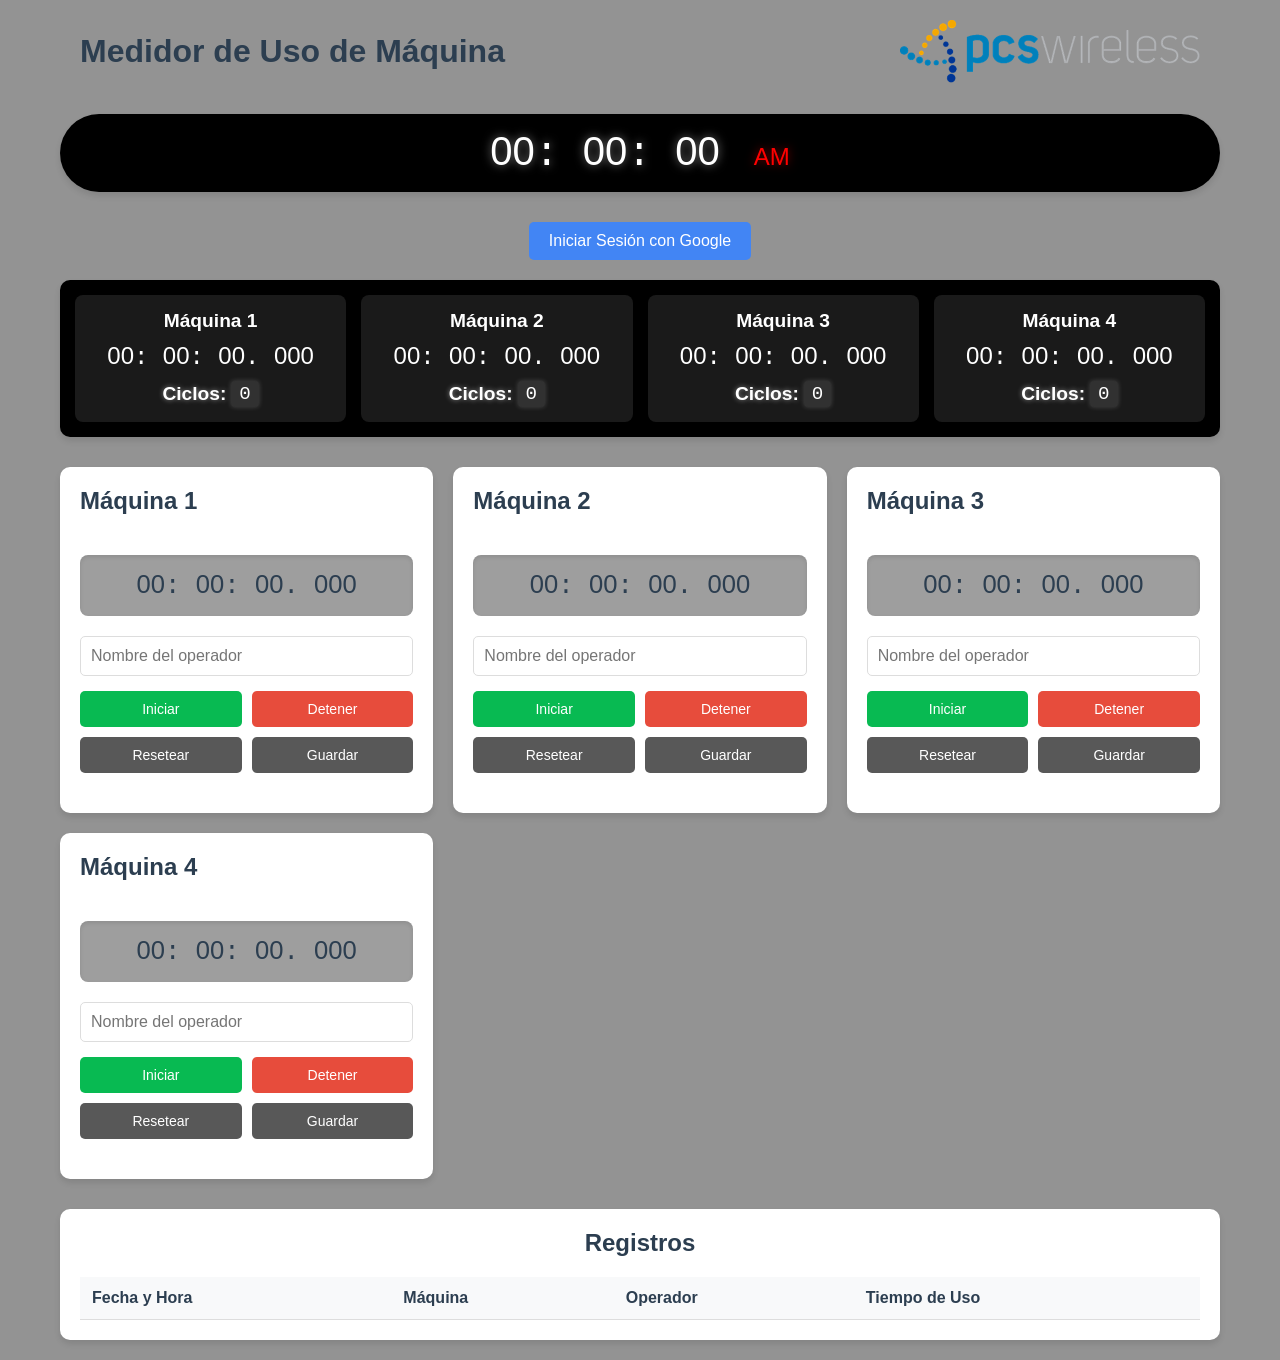
<file: index.html>
<!DOCTYPE html>
<html lang="es">
<head>
    <meta charset="UTF-8">
    <meta name="viewport" content="width=device-width, initial-scale=1.0">
    <title>Medidor de Uso de Máquina</title>
    <link rel="stylesheet" href="styles.css">
    <script src="https://apis.google.com/js/api.js" onload="gapiLoaded()" onreadystatechange="if (this.readyState === 'complete') this.onload()"></script>
    <script src="https://accounts.google.com/gsi/client" async defer></script>
</head>
<body>
    <div class="container">
        <div class="header">
            <h1>Medidor de Uso de Máquina</h1>
            <img src="image.png" alt="logo" class="logo">
        </div>
        
        <div class="current-time-container">
            <div class="current-time">
                <span class="hours">00</span>:
                <span class="minutes">00</span>:
                <span class="seconds">00</span>
                <span class="ampm">AM</span>
            </div>
        </div>

        <div class="auth-container">
            <button id="authorize-button" class="auth-button">Iniciar Sesión con Google</button>
            <button id="signout-button" class="auth-button" style="display: none;">Cerrar Sesión</button>
        </div>

        <div class="total-time-ribbon">
            <div class="total-time-card">
                <h3>Máquina 1</h3>
                <div class="total-time">
                    <span class="total-hours">00</span>:
                    <span class="total-minutes">00</span>:
                    <span class="total-seconds">00</span>.
                    <span class="total-milliseconds">000</span>
                </div>
                <div class="cycle-counter">
                    <span class="cycle-label">Ciclos:</span>
                    <span class="cycle-count">0</span>
                </div>
            </div>
            <div class="total-time-card">
                <h3>Máquina 2</h3>
                <div class="total-time">
                    <span class="total-hours">00</span>:
                    <span class="total-minutes">00</span>:
                    <span class="total-seconds">00</span>.
                    <span class="total-milliseconds">000</span>
                </div>
                <div class="cycle-counter">
                    <span class="cycle-label">Ciclos:</span>
                    <span class="cycle-count">0</span>
                </div>
            </div>
            <div class="total-time-card">
                <h3>Máquina 3</h3>
                <div class="total-time">
                    <span class="total-hours">00</span>:
                    <span class="total-minutes">00</span>:
                    <span class="total-seconds">00</span>.
                    <span class="total-milliseconds">000</span>
                </div>
                <div class="cycle-counter">
                    <span class="cycle-label">Ciclos:</span>
                    <span class="cycle-count">0</span>
                </div>
            </div>
            <div class="total-time-card">
                <h3>Máquina 4</h3>
                <div class="total-time">
                    <span class="total-hours">00</span>:
                    <span class="total-minutes">00</span>:
                    <span class="total-seconds">00</span>.
                    <span class="total-milliseconds">000</span>
                </div>
                <div class="cycle-counter">
                    <span class="cycle-label">Ciclos:</span>
                    <span class="cycle-count">0</span>
                </div>
            </div>
        </div>
        
        <div class="machines-container">
            <!-- Máquina 1 -->
            <div class="machine-panel">
                <div class="machine-header">
                    <h2>Máquina 1</h2>
                    <div class="neon-indicator"></div>
                </div>
                <div class="timer">
                    <span class="hours">00</span>:
                    <span class="minutes">00</span>:
                    <span class="seconds">00</span>.
                    <span class="milliseconds">000</span>
                </div>
                <div class="controls">
                    <input type="text" class="operatorName" placeholder="Nombre del operador">
                    <div class="buttons">
                        <button class="startBtn">Iniciar</button>
                        <button class="stopBtn">Detener</button>
                        <button class="resetBtn">Resetear</button>
                        <button class="saveBtn">Guardar</button>
                    </div>
                </div>
            </div>

            <!-- Máquina 2 -->
            <div class="machine-panel">
                <div class="machine-header">
                    <h2>Máquina 2</h2>
                    <div class="neon-indicator"></div>
                </div>
                <div class="timer">
                    <span class="hours">00</span>:
                    <span class="minutes">00</span>:
                    <span class="seconds">00</span>.
                    <span class="milliseconds">000</span>
                </div>
                <div class="controls">
                    <input type="text" class="operatorName" placeholder="Nombre del operador">
                    <div class="buttons">
                        <button class="startBtn">Iniciar</button>
                        <button class="stopBtn">Detener</button>
                        <button class="resetBtn">Resetear</button>
                        <button class="saveBtn">Guardar</button>
                    </div>
                </div>
            </div>

            <!-- Máquina 3 -->
            <div class="machine-panel">
                <div class="machine-header">
                    <h2>Máquina 3</h2>
                    <div class="neon-indicator"></div>
                </div>
                <div class="timer">
                    <span class="hours">00</span>:
                    <span class="minutes">00</span>:
                    <span class="seconds">00</span>.
                    <span class="milliseconds">000</span>
                </div>
                <div class="controls">
                    <input type="text" class="operatorName" placeholder="Nombre del operador">
                    <div class="buttons">
                        <button class="startBtn">Iniciar</button>
                        <button class="stopBtn">Detener</button>
                        <button class="resetBtn">Resetear</button>
                        <button class="saveBtn">Guardar</button>
                    </div>
                </div>
            </div>

            <!-- Máquina 4 -->
            <div class="machine-panel">
                <div class="machine-header">
                    <h2>Máquina 4</h2>
                    <div class="neon-indicator"></div>
                </div>
                <div class="timer">
                    <span class="hours">00</span>:
                    <span class="minutes">00</span>:
                    <span class="seconds">00</span>.
                    <span class="milliseconds">000</span>
                </div>
                <div class="controls">
                    <input type="text" class="operatorName" placeholder="Nombre del operador">
                    <div class="buttons">
                        <button class="startBtn">Iniciar</button>
                        <button class="stopBtn">Detener</button>
                        <button class="resetBtn">Resetear</button>
                        <button class="saveBtn">Guardar</button>
                    </div>
                </div>
            </div>
        </div>

        <div class="records-list">
            <h2>Registros</h2>
            <table id="recordsTable">
                <thead>
                    <tr>
                        <th>Fecha y Hora</th>
                        <th>Máquina</th>
                        <th>Operador</th>
                        <th>Tiempo de Uso</th>
                    </tr>
                </thead>
                <tbody id="recordsBody">
                </tbody>
            </table>
        </div>
    </div>
    <script src="script.js"></script>
</body>
</html>
</file>
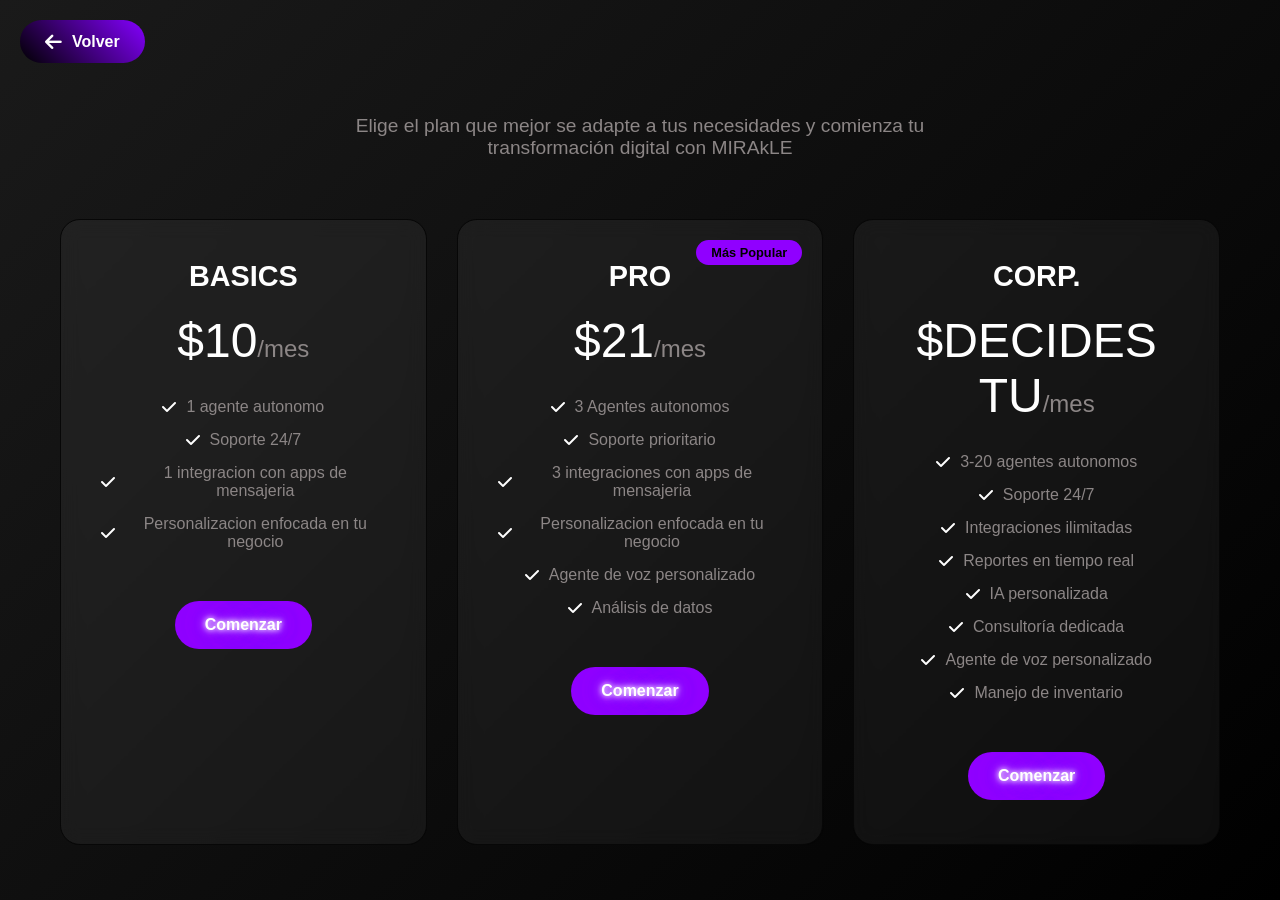
<file: precios.html>
<!DOCTYPE html>
<html lang="es">
<head>
    <meta charset="UTF-8">
    <meta name="viewport" content="width=device-width, initial-scale=1.0">
    <title>MIRAkLE - Precios</title>
    <link rel="stylesheet" href="https://cdnjs.cloudflare.com/ajax/libs/font-awesome/6.0.0-beta3/css/all.min.css">
    <style>
        * {
            margin: 0;
            padding: 0;
            box-sizing: border-box;
            font-family: 'Arial', sans-serif;
        }

        body {
            background: linear-gradient(135deg, #1a1a1a, #000000);
            color: #ffffff;
            min-height: 100vh;
        }

        .container {
            max-width: 1200px;
            margin: 0 auto;
            padding: 40px 20px;
        }

        .pricing-header {
            text-align: center;
            margin-bottom: 60px;
        }

        .pricing-header h1 {
            font-size: 3rem;
            margin-bottom: 20px;
            background: linear-gradient(45deg,  #9000ff);
            -webkit-background-clip: text;
            background-clip: text;
            color: transparent;
            animation: rainbow 3s linear infinite;
        }

        .pricing-header p {
            font-size: 1.2rem;
            color: #8c8686;
            max-width: 600px;
            margin: 0 auto;
        }

        .pricing-grid {
            display: grid;
            grid-template-columns: repeat(auto-fit, minmax(300px, 1fr));
            gap: 30px;
            margin-top: 50px;
        }

        .pricing-card {
            background: rgba(255, 255, 255, 0.05);
            border-radius: 20px;
            padding: 40px;
            text-align: center;
            border: 1px solid rgba(255, 255, 255, 0.1);
            transition: all 0.3s ease;
            backdrop-filter: blur(10px);
            border: 1px solid rgb(7, 7, 7);
        }

        .pricing-card:hover {
            transform: translateY(-5px);
            box-shadow: 0 10px 20px rgba(0, 0, 0, 0.3);
            border-color: #9000ff;
        }

        .pricing-card h3 {
            font-size: 1.8rem;
            margin-bottom: 20px;
            color: #ffffff;
        }

        .price {
            font-size: 3rem;
            margin: 20px 0;
            color: #ffffff;
        }

        .price span {
            font-size: 1.5rem;
            color: #8c8686;
        }

        .features {
            list-style: none;
            margin: 30px 0;
        }

        .features li {
            margin: 15px 0;
            color: #8c8686;
            display: flex;
            align-items: center;
            justify-content: center;
        }

        .features li i {
            color: #ffffff;
            margin-right: 10px;
        }

        .btn {
            display: inline-block;
            padding: 15px 30px;
            background: linear-gradient(45deg, #9000ff, #9000ff);
            color: #ffffff;
            text-decoration: none;
            border-radius: 30px;
            font-weight: bold;
            transition: all 0.3s ease;
            border: none;
            cursor: pointer;
            margin-top: 20px;
            position: relative;
            overflow: hidden;
            text-shadow: 0 0 5px #fff,
                         0 0 10px #fff,
                         0 0 20px #9000ff,
                         0 0 30px #9000ff,
                         0 0 40px #9000ff;
        }

        .btn:hover {
            transform: translateY(-3px);
            box-shadow: 0 0 5px #9000ff,
                       0 0 10px #9000ff,
                       0 0 20px #9000ff,
                       0 0 40px #9000ff;
            animation: neonPulse 1.5s ease-in-out infinite alternate;
        }

        @keyframes neonPulse {
            from {
                box-shadow: 0 0 5px #9000ff,
                           0 0 10px #9000ff,
                           0 0 20px #9000ff,
                           0 0 40px #9000ff;
            }
            to {
                box-shadow: 0 0 10px #9000ff,
                           0 0 20px #9000ff,
                           0 0 30px #9000ff,
                           0 0 50px #9000ff;
            }
        }

        .popular {
            position: absolute;
            top: 20px;
            right: 20px;
            background: #9000ff;
            color: #000000;
            padding: 5px 15px;
            border-radius: 20px;
            font-size: 0.8rem;
            font-weight: bold;
        }

        @keyframes rainbow {
            0% { filter: hue-rotate(0deg); }
            100% { filter: hue-rotate(360deg); }
        }

        @media (max-width: 768px) {
            .pricing-grid {
                grid-template-columns: 1fr;
            }
        }

        .back-button {
            position: fixed;
            top: 20px;
            left: 20px;
            padding: 12px 25px;
            background: linear-gradient(45deg, #000000, #8400ff);
            color: #ffffff;
            text-decoration: none;
            border-radius: 30px;
            font-weight: bold;
            transition: all 0.3s ease;
            z-index: 1000;
            display: flex;
            align-items: center;
            gap: 10px;
        }

        .back-button:hover {
            transform: translateY(-3px);
            box-shadow: 0 10px 20px rgb(136, 0, 255);
        }

        .back-button i {
            font-size: 1.2rem;
        }
    </style>
</head>
<body>
    <a href="INDE.HTML" class="back-button">
        <i class="fas fa-arrow-left"></i>
        Volver
    </a>
    <div class="container">
        <div class="pricing-header">
            <h1>Nuestros Planes</h1>
            <p>Elige el plan que mejor se adapte a tus necesidades y comienza tu transformación digital con MIRAkLE</p>
        </div>

        <div class="pricing-grid">
            <div class="pricing-card">
                <h3>BASICS</h3>
                <div class="price">$10<span>/mes</span></div>
                <ul class="features">
                    <li><i class="fas fa-check"></i> 1 agente autonomo</li>
                    <li><i class="fas fa-check"></i> Soporte 24/7</li>
                    <li><i class="fas fa-check"></i>1 integracion con apps de mensajeria</li>
                    <li><i class="fas fa-check"></i>Personalizacion enfocada en tu negocio</li>
                </ul>
                <a href="INDE.HTML#contact" class="btn">Comenzar</a>
            </div>

            <div class="pricing-card">
                <div class="popular">Más Popular</div>
                <h3>PRO</h3>
                <div class="price">$21<span>/mes</span></div>
                <ul class="features">
                    <li><i class="fas fa-check"></i> 3 Agentes autonomos</li>
                    <li><i class="fas fa-check"></i> Soporte prioritario</li>
                    <li><i class="fas fa-check"></i> 3 integraciones con apps de mensajeria</li>
                    <li><i class="fas fa-check"></i> Personalizacion enfocada en tu negocio</li>
                    <li><i class="fas fa-check"></i> Agente de voz personalizado</li>
                    <li><i class="fas fa-check"></i> Análisis de datos</li>
                </ul>
                <a href="INDE.HTML#contact" class="btn">Comenzar</a>
            </div>

            <div class="pricing-card">
                <h3>CORP.</h3>
                <div class="price">$DECIDES TU<span>/mes</span></div>
                <ul class="features">
                    <li><i class="fas fa-check"></i> 3-20 agentes autonomos</li>
                    <li><i class="fas fa-check"></i> Soporte 24/7</li>
                    <li><i class="fas fa-check"></i> Integraciones ilimitadas</li>
                    <li><i class="fas fa-check"></i> Reportes en tiempo real</li>
                    <li><i class="fas fa-check"></i> IA personalizada</li>
                    <li><i class="fas fa-check"></i> Consultoría dedicada</li>
                    <li><i class="fas fa-check"></i> Agente de voz personalizado</li>
                    <li><i class="fas fa-check"></i> Manejo de inventario</li>
                </ul>
                <a href="INDE.HTML#contact" class="btn">Comenzar</a>
            </div>
        </div>
    </div>

    <script>
        // Función simple para redirigir a la página principal
        function redirectToContact(e) {
            e.preventDefault(); // Prevenir el comportamiento por defecto
            window.location.href = 'INDE.HTML#contact'; // Redirigir a la página principal
        }

        // Agregar el evento click a todos los botones
        document.addEventListener('DOMContentLoaded', function() {
            const buttons = document.querySelectorAll('.btn');
            buttons.forEach(button => {
                button.addEventListener('click', redirectToContact);
            });
        });

        // Asegurar que el botón de atrás esté siempre visible
        window.addEventListener('scroll', function() {
            const backButton = document.querySelector('.back-button');
            if (window.scrollY > 100) {
                backButton.style.top = '20px';
            } else {
                backButton.style.top = '20px';
            }
        });
    </script>
</body>
</html>
</file>
<file: styles.css>
* {
    margin: 0;
    padding: 0;
    box-sizing: border-box;
    font-family: 'Segoe UI', Tahoma, Geneva, Verdana, sans-serif;
}

body {
    background-color: #939393;
    color: #333;
}

.container {
    max-width: 1200px;
    margin: 0 auto;
    padding: 20px;
}

.header {
    display: flex;
    justify-content: space-between;
    align-items: center;
    margin-bottom: 30px;
    padding: 0 20px;
    position: relative;
}

.logo {
    width: 300px;
    height: auto;
    object-fit: contain;
    border-radius: 8px;
    
    transition: transform 0.3s ease;
}

.logo:hover {
    transform: scale(1.05);
}

h1 {
    text-align: left;
    margin-bottom: 0;
    color: #2c3e50;
    font-size: 2rem;
    flex-grow: 1;
}

.machines-container {
    display: grid;
    grid-template-columns: repeat(auto-fit, minmax(280px, 1fr));
    gap: 20px;
    margin-bottom: 30px;
}

.machine-panel {
    background-color: rgb(255, 255, 255);
    border-radius: 10px;
    padding: 20px;
    box-shadow: 0 4px 6px rgba(0, 0, 0, 0.1);
    transition: transform 0.3s ease;
}

.machine-panel:hover {
    transform: translateY(-5px);
}

.machine-panel h2 {
    text-align: center;
    color: #2c3e50;
    margin-bottom: 20px;
}

.timer {
    font-size: 1.6rem;
    text-align: center;
    font-family: 'Courier New', monospace;
    color: #2c3e50;
    margin-bottom: 20px;
    padding: 15px;
    background-color: #9e9e9e;
    border-radius: 8px;
    box-shadow: inset 0 2px 4px rgba(0, 0, 0, 0.1);
}

.timer span {
    display: inline-block;
    min-width: 2ch;
    text-align: center;
}

.controls {
    margin-bottom: 20px;
}

.operatorName {
    width: 100%;
    padding: 10px;
    margin-bottom: 15px;
    border: 1px solid #ddd;
    border-radius: 5px;
    font-size: 16px;
}

.buttons {
    display: grid;
    grid-template-columns: repeat(2, 1fr);
    gap: 10px;
}

button {
    padding: 10px;
    border: none;
    border-radius: 5px;
    cursor: pointer;
    font-size: 14px;
    transition: background-color 0.3s ease;
}

.startBtn {
    background-color: #08ba52;
    color: white;
}

.startBtn:hover {
    background-color: #27ae60;
}

.stopBtn {
    background-color: #e74c3c;
    color: white;
}

.stopBtn:hover {
    background-color: #c0392b;
}

.resetBtn {
    background-color: #585858;
    color: white;
}

.resetBtn:hover {
    background-color: #585858;
}

.saveBtn {
    background-color: #585858;
    color: white;
}

.saveBtn:hover {
    background-color: #585858;
}

.total-time-ribbon {
    background-color: #000000;
    border-radius: 10px;
    padding: 15px;
    margin-bottom: 30px;
    display: grid;
    grid-template-columns: repeat(auto-fit, minmax(200px, 1fr));
    gap: 15px;
    box-shadow: 0 4px 6px rgba(0, 0, 0, 0.1);
}

.total-time-card {
    background-color: rgba(255, 255, 255, 0.1);
    padding: 15px;
    border-radius: 8px;
    text-align: center;
    transition: transform 0.3s ease;
}

.total-time-card:hover {
    transform: translateY(-3px);
    background-color: rgba(255, 255, 255, 0.15);
}

.total-time-card h3 {
    color: white;
    margin-bottom: 10px;
    font-size: 1.2rem;
}

.total-time {
    font-size: 1.5rem;
    font-family: 'Courier New', monospace;
    color: white;
}

.records-list {
    background-color: white;
    border-radius: 10px;
    padding: 20px;
    box-shadow: 0 4px 6px rgba(0, 0, 0, 0.1);
    margin-top: 30px;
}

.records-list h2 {
    text-align: center;
    color: #2c3e50;
    margin-bottom: 20px;
}

#recordsTable {
    width: 100%;
    border-collapse: collapse;
}

#recordsTable th,
#recordsTable td {
    padding: 12px;
    text-align: left;
    border-bottom: 1px solid #ddd;
}

#recordsTable th {
    background-color: #f8f9fa;
    color: #2c3e50;
}

#recordsTable tr:hover {
    background-color: #f5f5f5;
}

@media (max-width: 768px) {
    .machines-container {
        grid-template-columns: 1fr;
    }
    
    .total-time-ribbon {
        grid-template-columns: repeat(2, 1fr);
    }
    
    .timer {
        font-size: 2rem;
    }
    
    .total-time {
        font-size: 1.2rem;
    }
}

.auth-container {
    text-align: center;
    margin-bottom: 20px;
}

.auth-button {
    padding: 10px 20px;
    background-color: #4285f4;
    color: white;
    border: none;
    border-radius: 5px;
    cursor: pointer;
    font-size: 16px;
    margin: 0 10px;
}

.auth-button:hover {
    background-color: #3367d6;
}

#signout-button {
    background-color: #ea4335;
}

.machine-header {
    display: flex;
    justify-content: space-between;
    align-items: center;
    margin-bottom: 20px;
    position: relative;
}

.neon-indicator {
    width: 20px;
    height: 20px;
    border-radius: 50%;
    background-color: #ff0000;
    box-shadow: 0 0 5px #ff0000,
                0 0 10px #ff0000,
                0 0 20px #ff0000,
                0 0 40px #ff0000;
    opacity: 0;
    transition: opacity 0.3s ease;
}

.neon-indicator.active {
    opacity: 1;
    animation: neon-pulse 1.5s infinite;
}

@keyframes neon-pulse {
    0% {
        box-shadow: 0 0 5px #ff0000,
                    0 0 10px #ff0000,
                    0 0 20px #ff0000,
                    0 0 40px #ff0000;
    }
    50% {
        box-shadow: 0 0 10px #ff0000,
                    0 0 20px #ff0000,
                    0 0 30px #ff0000,
                    0 0 50px #ff0000;
    }
    100% {
        box-shadow: 0 0 5px #ff0000,
                    0 0 10px #ff0000,
                    0 0 20px #ff0000,
                    0 0 40px #ff0000;
    }
}

.current-time-container {
    background-color: #000000;
    border-radius: 50px;
    padding: 15px;
    margin-bottom: 30px;
    text-align: center;
    box-shadow: 0 4px 6px rgba(0, 0, 0, 0.1);
}

.current-time {
    font-size: 2.5rem;
    font-family: 'Courier New', monospace;
    color: #ffffff;
    text-shadow: 0 0 10px rgba(255, 255, 255, 0.5);
}

.current-time .ampm {
    font-size: 1.5rem;
    margin-left: 10px;
    color: #ff0000;
    text-shadow: 0 0 10px rgba(255, 0, 0, 0.5);
}

@media (max-width: 768px) {
    .current-time {
        font-size: 2rem;
    }
    
    .current-time .ampm {
        font-size: 1.2rem;
    }
}

.cycle-counter {
    margin-top: 10px;
    text-align: center;
    color: #ffffff;
    font-size: 1.2rem;
    display: flex;
    justify-content: center;
    align-items: center;
    gap: 5px;
}

.cycle-label {
    font-weight: bold;
    text-shadow: 0 0 5px rgba(255, 255, 255, 0.5);
}

.cycle-count {
    font-family: 'Courier New', monospace;
    background-color: rgba(255, 255, 255, 0.1);
    padding: 2px 8px;
    border-radius: 4px;
    min-width: 2ch;
    text-align: center;
    box-shadow: 0 0 5px rgba(255, 255, 255, 0.2);
}

@media (max-width: 768px) {
    .cycle-counter {
        font-size: 1rem;
    }
}
</file>
